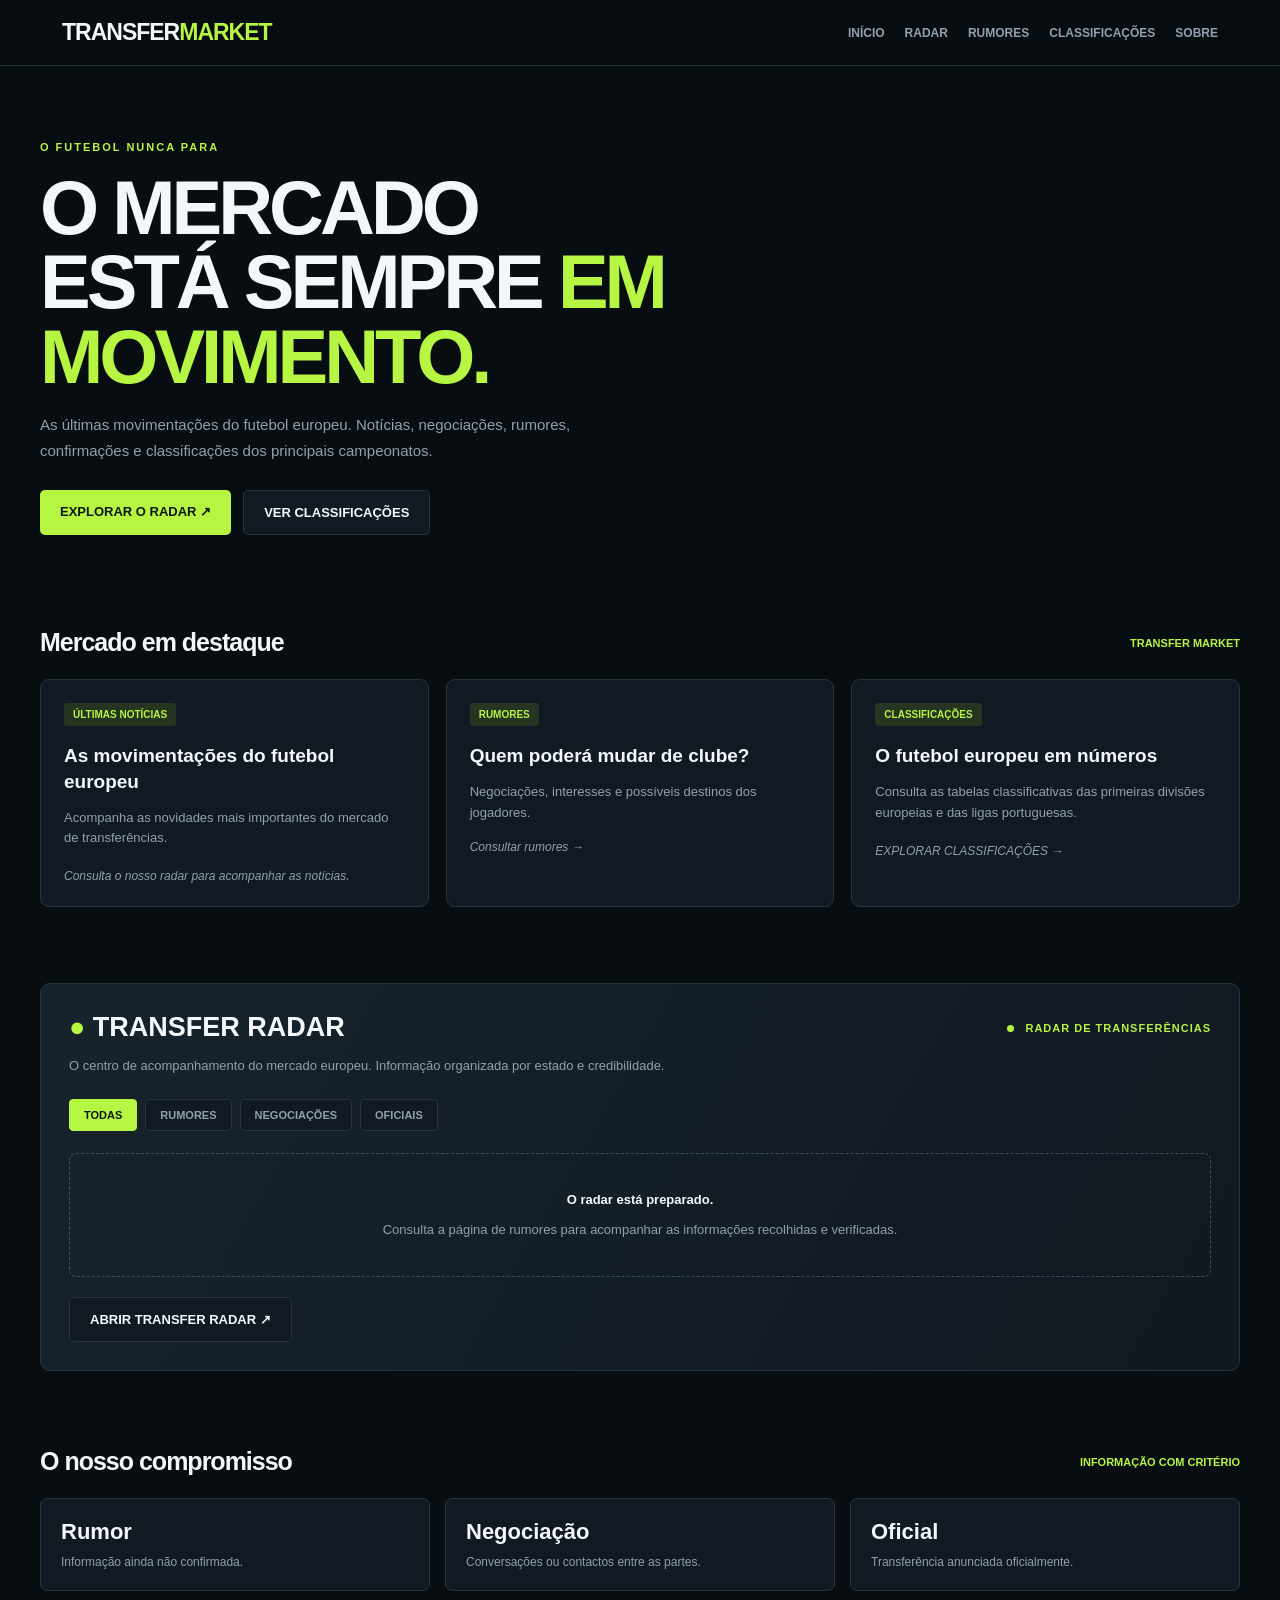
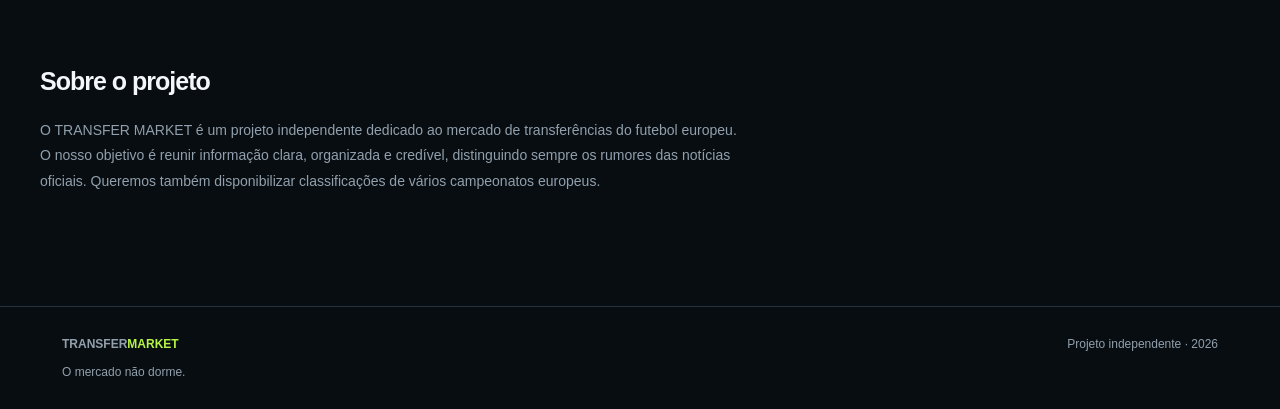
<file: index.html>
<!DOCTYPE html>
<html lang="pt-PT">
<head>
<meta charset="UTF-8">
<meta name="viewport" content="width=device-width, initial-scale=1.0">
<meta name="theme-color" content="#080d12">

<title>TRANSFER MARKET | O mercado não dorme</title>

<meta name="description" content="Notícias, rumores, transferências e classificações do futebol europeu.">

<style>
:root {
  --bg: #080d12;
  --panel: #111a22;
  --panel2: #17232c;
  --green: #b6f542;
  --white: #f4f7f9;
  --muted: #91a0ac;
  --border: #26343e;
}

* {
  box-sizing: border-box;
}

html {
  scroll-behavior: smooth;
}

body {
  margin: 0;
  background: var(--bg);
  color: var(--white);
  font-family: Arial, Helvetica, sans-serif;
}

a {
  color: inherit;
  text-decoration: none;
}

header {
  position: sticky;
  top: 0;
  z-index: 10;
  background: rgba(8,13,18,.97);
  border-bottom: 1px solid var(--border);
  backdrop-filter: blur(12px);
}

.nav {
  max-width: 1200px;
  margin: auto;
  padding: 19px 22px;
  display: flex;
  align-items: center;
  justify-content: space-between;
  gap: 20px;
}

.logo {
  font-size: 23px;
  font-weight: 900;
  letter-spacing: -1px;
  white-space: nowrap;
}

.logo span {
  color: var(--green);
}

nav {
  display: flex;
  gap: 20px;
  align-items: center;
  flex-wrap: wrap;
}

nav a {
  color: var(--muted);
  font-size: 12px;
  font-weight: bold;
  transition: .2s;
}

nav a:hover {
  color: var(--green);
}

.live {
  color: var(--green);
  font-size: 11px;
  font-weight: bold;
  letter-spacing: 1px;
}

.live::before {
  content: "";
  display: inline-block;
  width: 7px;
  height: 7px;
  background: var(--green);
  border-radius: 50%;
  margin-right: 7px;
}

.container {
  max-width: 1200px;
  margin: auto;
  padding: 0 22px;
}

.hero {
  padding: 75px 0 55px;
}

.eyebrow {
  color: var(--green);
  font-size: 11px;
  font-weight: bold;
  letter-spacing: 2px;
}

.hero h1 {
  font-size: clamp(42px, 7vw, 76px);
  line-height: .98;
  letter-spacing: -4px;
  max-width: 850px;
  margin: 18px 0;
}

.hero h1 span {
  color: var(--green);
}

.hero p {
  color: var(--muted);
  max-width: 580px;
  line-height: 1.7;
  font-size: 15px;
}

.hero-actions {
  display: flex;
  gap: 12px;
  margin-top: 27px;
  flex-wrap: wrap;
}

.btn {
  display: inline-block;
  padding: 14px 20px;
  background: var(--green);
  color: #10170a;
  border-radius: 5px;
  font-size: 13px;
  font-weight: 900;
  transition: .2s;
}

.btn:hover {
  transform: translateY(-2px);
  opacity: .9;
}

.btn.secondary {
  background: var(--panel);
  border: 1px solid var(--border);
  color: var(--white);
}

.section {
  padding: 38px 0;
}

.section-heading {
  display: flex;
  align-items: center;
  justify-content: space-between;
  gap: 15px;
  margin-bottom: 22px;
}

.section-heading h2 {
  font-size: 25px;
  margin: 0;
  letter-spacing: -1px;
}

.section-heading span {
  color: var(--green);
  font-size: 11px;
  font-weight: bold;
}

.grid {
  display: grid;
  grid-template-columns: repeat(3, 1fr);
  gap: 17px;
}

.card {
  display: block;
  background: var(--panel);
  border: 1px solid var(--border);
  border-radius: 9px;
  padding: 23px;
  min-height: 185px;
  transition: .2s;
}

.card:hover {
  border-color: var(--green);
  transform: translateY(-3px);
}

.tag {
  display: inline-block;
  padding: 6px 9px;
  border-radius: 3px;
  background: #263522;
  color: var(--green);
  font-size: 10px;
  font-weight: bold;
  text-transform: uppercase;
}

.card h3 {
  font-size: 19px;
  line-height: 1.35;
  margin: 17px 0 10px;
}

.card p {
  color: var(--muted);
  font-size: 13px;
  line-height: 1.6;
}

.placeholder {
  color: var(--muted);
  font-size: 12px;
  font-style: italic;
  margin-top: 20px;
}

.radar {
  background: linear-gradient(120deg, #17232c, #101820);
  border: 1px solid var(--border);
  border-radius: 10px;
  padding: 28px;
}

.radar-top {
  display: flex;
  align-items: center;
  justify-content: space-between;
  gap: 15px;
  flex-wrap: wrap;
}

.radar h2 {
  font-size: 27px;
  margin: 0;
}

.radar-intro {
  color: var(--muted);
  font-size: 13px;
  line-height: 1.6;
}

.filters {
  display: flex;
  gap: 8px;
  flex-wrap: wrap;
  margin: 22px 0;
}

.filter {
  border: 1px solid var(--border);
  background: var(--panel);
  color: var(--muted);
  padding: 9px 14px;
  border-radius: 4px;
  cursor: pointer;
  font-weight: bold;
  font-size: 11px;
}

.filter.active,
.filter:hover {
  background: var(--green);
  color: #10170a;
  border-color: var(--green);
}

.empty {
  text-align: center;
  border: 1px dashed #40505b;
  padding: 35px 15px;
  border-radius: 7px;
  color: var(--muted);
  font-size: 13px;
  line-height: 1.7;
}

.empty strong {
  display: block;
  color: var(--white);
  margin-bottom: 8px;
}

.status-grid {
  display: grid;
  grid-template-columns: repeat(3,1fr);
  gap: 15px;
  margin-top: 20px;
}

.status {
  background: var(--panel);
  padding: 20px;
  border-radius: 7px;
  border: 1px solid var(--border);
}

.status strong {
  display: block;
  font-size: 22px;
  margin-bottom: 7px;
}

.status span {
  color: var(--muted);
  font-size: 12px;
}

footer {
  margin-top: 60px;
  border-top: 1px solid var(--border);
  padding: 30px 0;
  color: var(--muted);
  font-size: 12px;
}

.footer-content {
  display: flex;
  justify-content: space-between;
  gap: 15px;
  flex-wrap: wrap;
}

@media(max-width:750px) {
  .nav {
    align-items: flex-start;
    flex-direction: column;
  }

  nav {
    gap: 13px;
  }

  nav a {
    font-size: 11px;
  }

  .grid {
    grid-template-columns: 1fr;
  }

  .status-grid {
    grid-template-columns: 1fr;
  }

  .hero {
    padding-top: 45px;
  }

  .hero h1 {
    letter-spacing: -2px;
  }

  .section-heading {
    align-items: flex-start;
    flex-direction: column;
  }
}
</style>
</head>

<body>

<header>
  <div class="nav">

    <a href="index.html" class="logo">
      TRANSFER<span>MARKET</span>
    </a>

    <nav>
      <a href="#inicio">INÍCIO</a>
      <a href="#radar">RADAR</a>
      <a href="rumores.html">RUMORES</a>
      <a href="classificacoes.html">CLASSIFICAÇÕES</a>
      <a href="#sobre">SOBRE</a>
    </nav>

  </div>
</header>

<main>

<section class="hero container" id="inicio">

  <div class="eyebrow">
    O FUTEBOL NUNCA PARA
  </div>

  <h1>
    O MERCADO<br>
    ESTÁ SEMPRE <span>EM MOVIMENTO.</span>
  </h1>

  <p>
    As últimas movimentações do futebol europeu.
    Notícias, negociações, rumores, confirmações
    e classificações dos principais campeonatos.
  </p>

  <div class="hero-actions">
    <a href="#radar" class="btn">EXPLORAR O RADAR ↗</a>
    <a href="classificacoes.html" class="btn secondary">
      VER CLASSIFICAÇÕES
    </a>
  </div>

</section>

<section class="container section" id="rumores">

  <div class="section-heading">
    <h2>Mercado em destaque</h2>
    <span>TRANSFER MARKET</span>
  </div>

  <div class="grid">

    <article class="card">
      <span class="tag">Últimas notícias</span>
      <h3>As movimentações do futebol europeu</h3>
      <p>
        Acompanha as novidades mais importantes
        do mercado de transferências.
      </p>
      <div class="placeholder">
        Consulta o nosso radar para acompanhar as notícias.
      </div>
    </article>

    <article class="card">
      <span class="tag">Rumores</span>
      <h3>Quem poderá mudar de clube?</h3>
      <p>
        Negociações, interesses e possíveis destinos
        dos jogadores.
      </p>
      <a href="rumores.html" class="placeholder">
        Consultar rumores →
      </a>
    </article>

    <a href="classificacoes.html" class="card">
      <span class="tag">Classificações</span>
      <h3>O futebol europeu em números</h3>
      <p>
        Consulta as tabelas classificativas das
        primeiras divisões europeias e das ligas portuguesas.
      </p>
      <div class="placeholder">
        EXPLORAR CLASSIFICAÇÕES →
      </div>
    </a>

  </div>

</section>

<section class="container section" id="radar">

  <div class="radar">

    <div class="radar-top">
      <h2>
        <span style="color:var(--green)">●</span>
        TRANSFER RADAR
      </h2>

      <span class="live">
        RADAR DE TRANSFERÊNCIAS
      </span>
    </div>

    <p class="radar-intro">
      O centro de acompanhamento do mercado europeu.
      Informação organizada por estado e credibilidade.
    </p>

    <div class="filters">

      <button class="filter active" data-filter="all">
        TODAS
      </button>

      <button class="filter" data-filter="rumor">
        RUMORES
      </button>

      <button class="filter" data-filter="negotiation">
        NEGOCIAÇÕES
      </button>

      <button class="filter" data-filter="official">
        OFICIAIS
      </button>

    </div>

    <div id="radar-content">

      <div class="empty">
        <strong>O radar está preparado.</strong>
        Consulta a página de rumores para acompanhar
        as informações recolhidas e verificadas.
      </div>

    </div>

    <div style="margin-top:20px">
      <a href="rumores.html" class="btn secondary">
        ABRIR TRANSFER RADAR ↗
      </a>
    </div>

  </div>

</section>

<section class="container section">

  <div class="section-heading">
    <h2>O nosso compromisso</h2>
    <span>INFORMAÇÃO COM CRITÉRIO</span>
  </div>

  <div class="status-grid">

    <div class="status">
      <strong>Rumor</strong>
      <span>
        Informação ainda não confirmada.
      </span>
    </div>

    <div class="status">
      <strong>Negociação</strong>
      <span>
        Conversações ou contactos entre as partes.
      </span>
    </div>

    <div class="status">
      <strong>Oficial</strong>
      <span>
        Transferência anunciada oficialmente.
      </span>
    </div>

  </div>

</section>

<section class="container section" id="sobre">

  <div class="section-heading">
    <h2>Sobre o projeto</h2>
  </div>

  <p style="color:var(--muted);line-height:1.8;max-width:700px;font-size:14px">
    O TRANSFER MARKET é um projeto independente
    dedicado ao mercado de transferências do futebol europeu.
    O nosso objetivo é reunir informação clara, organizada
    e credível, distinguindo sempre os rumores das notícias oficiais.
    Queremos também disponibilizar classificações de vários
    campeonatos europeus.
  </p>

</section>

</main>

<footer>

  <div class="container footer-content">

    <div>
      <strong>
        TRANSFER<span style="color:var(--green)">MARKET</span>
      </strong>
      <br><br>
      O mercado não dorme.
    </div>

    <div>
      Projeto independente · 2026
    </div>

  </div>

</footer>

<script>
const filters = document.querySelectorAll(".filter");

filters.forEach(button => {

  button.addEventListener("click", () => {

    filters.forEach(item =>
      item.classList.remove("active")
    );

    button.classList.add("active");

    const type = button.dataset.filter;
    const content = document.getElementById("radar-content");

    const titles = {
      all: "Todas as movimentações",
      rumor: "Rumores",
      negotiation: "Negociações",
      official: "Transferências oficiais"
    };

    content.innerHTML = `
      <div class="empty">
        <strong>${titles[type]}</strong>
        Consulta a página de rumores para ver
        as informações disponíveis nesta categoria.
      </div>
    `;

  });

});
</script>

</body>
</html>
</file>
